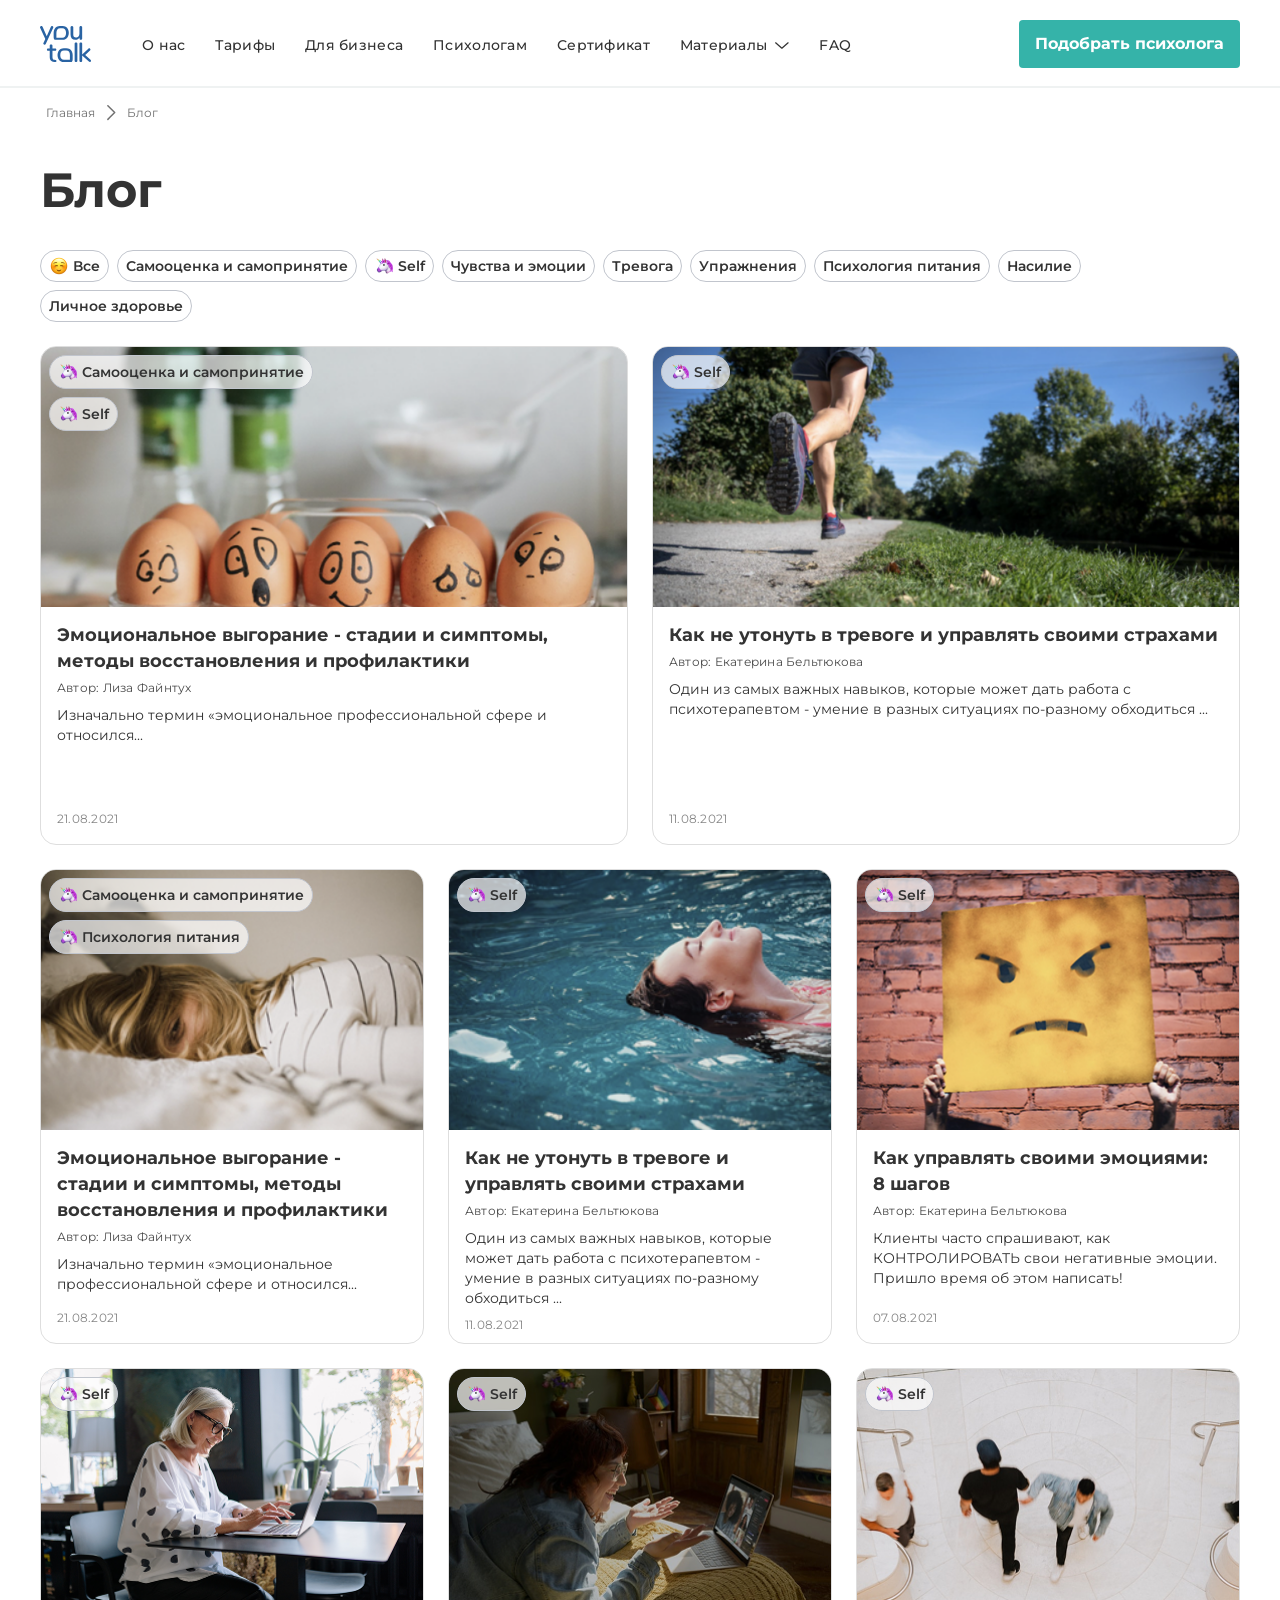
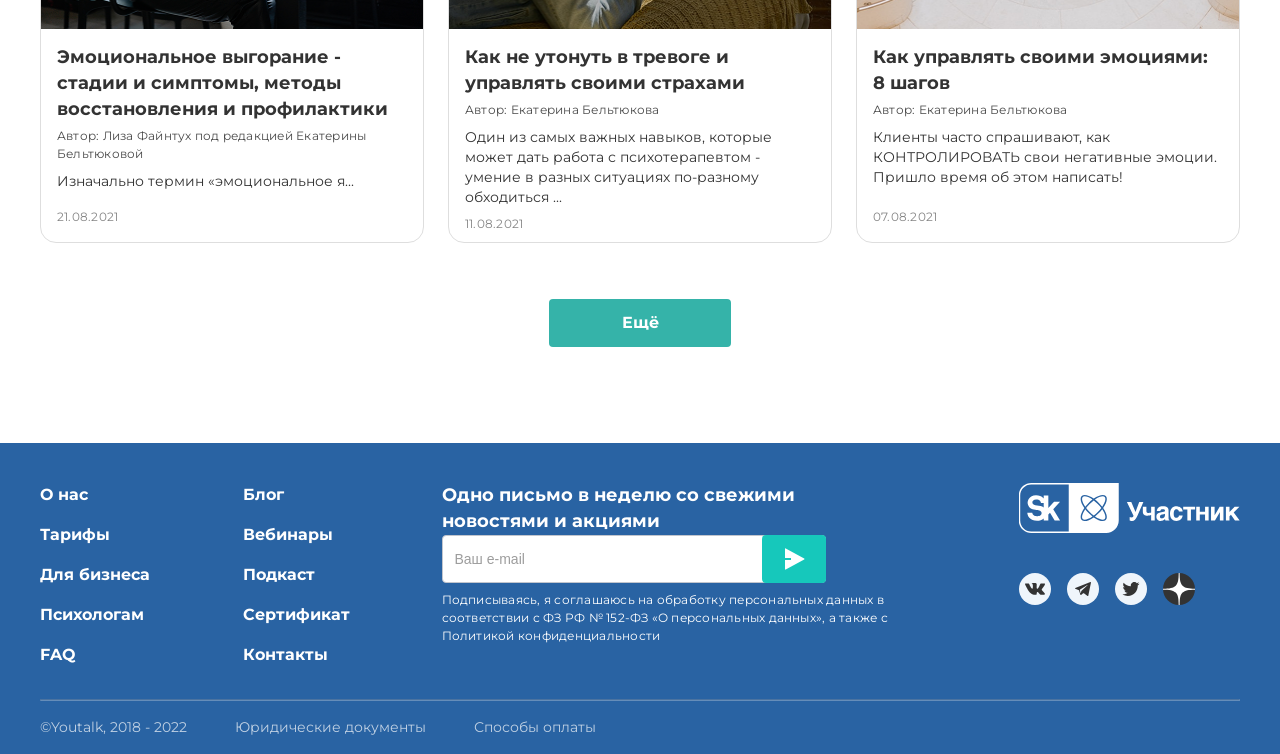
<file: index.html>
<!DOCTYPE html>
<html lang="en">

<head>
    <meta charset="UTF-8">
    <meta content="width=device-width, initial-scale=1, shrink-to-fit=no" name="viewport">
    <meta content="#000000" name="theme-color">
    <title>Статьи по психологии и психотерапии - читать психологические статьи и публикации.</title>
    <link rel="icon" href="https://youtalk.ru/favicon-32x32.png?v=0e996bcaaea76d15b8c853ca0e115fd6" type="image/png">
    <!-- Favicon address: https://youtalk.ru/favicon-32x32.png?v=0e996bcaaea76d15b8c853ca0e115fd6 -->
     <link rel="stylesheet" href="styles.css">
     <link rel="preconnect" href="https://fonts.googleapis.com">
    <link rel="preconnect" href="https://fonts.gstatic.com" crossorigin>

    <link href="https://fonts.googleapis.com/css2?family=Montserrat:wght@400;500;600;700&family=Open+Sans:wght@400;600;700&display=swap" rel="stylesheet">
</head>

<body style="overflow: unset;">
    <header class="header">
        <div class="header__container container">
            <nav class="header__menu menu">
                <a href="#" class="header__logo">
                    <img src="images/logo.svg" alt="YouTalk" height="36" width="51">
                </a>

                <button class="header__burger" aria-label="Open menu">
                    <img src="images/burger.svg" alt="">
                </button>

                <!-- TODO: fix BEM class naming! -->
                <ul class="header__menu-list">
                    <li class="header__menu-item">
                        <a href="#" class="header__menu-link">О нас</a>
                    </li>
                    <li class="header__menu-item">
                        <a href="#" class="header__menu-link">Тарифы</a>
                    </li>
                    <li class="header__menu-item">
                        <a href="#" class="header__menu-link">Для бизнеса</a>
                    </li>
                    <li class="header__menu-item">
                        <a href="#" class="header__menu-link">Психологам</a>
                    </li>
                    <li class="header__menu-item">
                        <a href="#" class="header__menu-link">Сертификат</a>
                    </li>
                    <li class="header__menu-item">
                        <a href="#" class="header__menu-link">
                            Материалы
                            <span class="header__menu-icon">
                                <img src="images/arrow.svg" width="14" height="14" alt="">
                                <!-- mb replace with CSS: 
                                 .header__menu-item--has-dropdown .header__menu-link::after {
                                    content: "";
                                    width: 14px;
                                    height: 14px;
                                    background: url("images/arrow.svg") no-repeat center;
                                } -->
                            </span>
                        </a>
                    </li>
                    <li class="header__menu-item">
                        <a href="#" class="header__menu-link">FAQ</a>
                    </li>
                </ul>
                <a href="#" class="header__menu-btn btn">Подобрать психолога</a>
            </nav>
        </div>
    </header>

    <nav class="breadcrumb" aria-label="breadcrumb">
        <div class="breadcrumb__container container">
            <ol class="breadcrumb__list">
                <li class="breadcrumb__item">
                    <a href="/" class="breadcrumb__link">Главная</a>
                </li>
                <li class="breadcrumb__item breadcrumb__item--current">
                    <span class="breadcrumb__text" aria-current="page">Блог</span>
                </li>
            </ol>
        </div>
    </nav>

    <section class="materials">
        <div class="materials__container container">

            <h1 class="materials__title">Блог</h1>

            <form class="materials__filters">
                <ul class="materials__tag-list">

                    <li class="materials__tag-item">
                        <label class="materials__tag">
                            <input class="materials__checkbox" type="checkbox" name="tag-all" value="all">
                            <span class="materials__label">
                                <img src="images/smiling face.svg" class="materials__icon" alt="">
                                Все
                            </span>
                        </label>
                        
                    </li>

                    <li class="materials__tag-item">
                        <label class="materials__tag">
                            <input class="materials__checkbox" type="checkbox" name="tag-self-esteem"
                                value="self-esteem">
                            <span class="materials__label">Самооценка и самопринятие</span>
                        </label>
                    </li>

                    <li class="materials__tag-item">
                        <label class="materials__tag">
                            <input class="materials__checkbox" type="checkbox" name="tag-self" value="self">
                            <span class="materials__label">
                                <img src="images/unicorn.svg" class="materials__icon" alt="">
                                Self
                            </span>
                        </label>
                    </li>

                    <li class="materials__tag-item">
                        <label class="materials__tag">
                            <input class="materials__checkbox" type="checkbox" name="tag-emotions" value="emotions">
                            <span class="materials__label">Чувства и эмоции</span>
                        </label>
                    </li>

                    <li class="materials__tag-item">
                        <label class="materials__tag">
                            <input class="materials__checkbox" type="checkbox" name="tag-anxiety" value="anxiety">
                            <span class="materials__label">Тревога</span>
                        </label>
                    </li>

                    <li class="materials__tag-item">
                        <label class="materials__tag">
                            <input class="materials__checkbox" type="checkbox" name="tag-exercises" value="exercises">
                            <span class="materials__label">Упражнения</span>
                        </label>
                    </li>

                    <li class="materials__tag-item">
                        <label class="materials__tag">
                            <input class="materials__checkbox" type="checkbox" name="tag-nutrition" value="nutrition">
                            <span class="materials__label">Психология питания</span>
                        </label>
                    </li>

                    <li class="materials__tag-item">
                        <label class="materials__tag">
                            <input class="materials__checkbox" type="checkbox" name="tag-violence" value="violence">
                            <span class="materials__label">Насилие</span>
                        </label>
                    </li>

                    <li class="materials__tag-item">
                        <label class="materials__tag">
                            <input class="materials__checkbox" type="checkbox" name="tag-health" value="health">
                            <span class="materials__label">Личное здоровье</span>
                        </label>
                    </li>

                </ul>
            </form>

            <div class="materials__article-cards">

                <a href="#" class="materials__article-card">

                    <ul class="materials__article-card-tag-list">
                        <li class="materials__article-card-tag-item">
                            <span class="materials__article-card-tag">
                                <img src="images/unicorn.svg" class="materials__article-card-tag-icon" alt="">
                                Самооценка и самопринятие
                            </span>
                        </li>
                        <li class="materials__article-card-tag-item">
                            <span class="materials__article-card-tag">
                                <img src="images/unicorn.svg" class="materials__article-card-tag-icon" alt="">
                                Self
                            </span>
                        </li>
                    </ul>

                    <div class="materials__article-card-image">
                        <img src="images/eggs.png">
                    </div>


                    <div class="materials__article-card-content">
                        <h4 class="materials__article-card-title">Эмоциональное выгорание - стадии и симптомы, методы
                            восстановления и профилактики</h4>
                        <p data-attr="author" class="materials__article-card-author">Автор: Лиза Файнтух</p>
                        <p class="materials__article-card-text">Изначально термин «эмоциональное профессиональной сфере
                            и
                            относился...</p>
                        <p class="materials__article-card-date">21.08.2021</p>
                    </div>
                </a>

                <a href="#" class="materials__article-card">

                    <ul class="materials__article-card-tag-list">
                        <li class="materials__article-card-tag-item">
                            <span class="materials__article-card-tag">
                                <img src="images/unicorn.svg" class="materials__article-card-tag-icon" alt="">
                                Self
                            </span>
                        </li>
                    </ul>

                    <div class="materials__article-card-image">
                        <img src="images/runner.png">
                    </div>


                    <div class="materials__article-card-content">
                        <h4 class="materials__article-card-title">Как не утонуть в тревоге и управлять своими страхами</h4>
                        <p data-attr="author" class="materials__article-card-author">Автор: Екатерина Бельтюкова</p>
                        <p class="materials__article-card-text">Один из самых важных навыков, которые может дать работа
                            с
                            психотерапевтом - умение в разных ситуациях по-разному обходиться ...</p>
                        <p class="materials__article-card-date">11.08.2021</p>
                    </div>
                </a>

                <a href="#" class="materials__article-card">

                    <ul class="materials__article-card-tag-list">
                        <li class="materials__article-card-tag-item">
                            <span class="materials__article-card-tag">
                                <img src="images/unicorn.svg" class="materials__article-card-tag-icon" alt="">
                                Самооценка и самопринятие
                            </span>
                        </li>
                        <li class="materials__article-card-tag-item">
                            <span class="materials__article-card-tag">
                                <img src="images/unicorn.svg" class="materials__article-card-tag-icon" alt="">
                                Психология питания
                            </span>
                        </li>
                    </ul>

                    <div class="materials__article-card-image">
                        <img src="images/sleeping.png">
                    </div>


                    <div class="materials__article-card-content">
                        <h4 class="materials__article-card-title">Эмоциональное выгорание - стадии и симптомы, методы
                            восстановления и профилактики</h4>
                        <p data-attr="author" class="materials__article-card-author">Автор: Лиза Файнтух</p>
                        <p class="materials__article-card-text">Изначально термин «эмоциональное профессиональной сфере
                            и
                            относился...</p>
                        <p class="materials__article-card-date">21.08.2021</p>
                    </div>
                </a>

                <a href="#" class="materials__article-card">

                    <ul class="materials__article-card-tag-list">
                        <li class="materials__article-card-tag-item">
                            <span class="materials__article-card-tag">
                                <img src="images/unicorn.svg" class="materials__article-card-tag-icon" alt="">
                                Self
                            </span>
                        </li>
                    </ul>

                    <div class="materials__article-card-image">
                        <img src="images/swimmer.png">
                    </div>


                    <div class="materials__article-card-content">
                        <h4 class="materials__article-card-title">Как не утонуть в тревоге и управлять своими страхами
                        </h4>
                        <p data-attr="author" class="materials__article-card-author">Автор: Екатерина Бельтюкова</p>
                        <p class="materials__article-card-text">Один из самых важных навыков, которые может дать работа
                            с
                            психотерапевтом - умение в разных ситуациях по-разному обходиться ...</p>
                        <p class="materials__article-card-date">11.08.2021</p>
                    </div>
                </a>

                <a href="#" class="materials__article-card">

                    <ul class="materials__article-card-tag-list">
                        <li class="materials__article-card-tag-item">
                            <span class="materials__article-card-tag">
                                <img src="images/unicorn.svg" class="materials__article-card-tag-icon" alt="">
                                Self
                            </span>
                        </li>
                    </ul>

                    <div class="materials__article-card-image">
                        <img src="images/angry.png">
                    </div>


                    <div class="materials__article-card-content">
                        <h4 class="materials__article-card-title">Как управлять своими эмоциями: 8 шагов</h4>
                        <p data-attr="author" class="materials__article-card-author">Автор: Екатерина Бельтюкова</p>
                        <p class="materials__article-card-text">Клиенты часто спрашивают, как КОНТРОЛИРОВАТЬ свои
                            негативные
                            эмоции. Пришло время об этом написать!</p>
                        <p class="materials__article-card-date">07.08.2021</p>
                    </div>
                </a>

                <a href="#" class="materials__article-card">

                    <ul class="materials__article-card-tag-list">
                        <li class="materials__article-card-tag-item">
                            <span class="materials__article-card-tag">
                                <img src="images/unicorn.svg" class="materials__article-card-tag-icon" alt="">
                                Self
                            </span>
                        </li>
                    </ul>

                    <div class="materials__article-card-image">
                        <img src="images/grandma.png">
                    </div>


                    <div class="materials__article-card-content">
                        <h4 class="materials__article-card-title">Эмоциональное выгорание - стадии и симптомы, методы
                            восстановления и профилактики</h4>
                        <p data-attr="author" class="materials__article-card-author">Автор: Лиза Файнтух под редакцией
                            Екатерины
                            Бельтюковой</p>
                        <p class="materials__article-card-text">Изначально термин «эмоциональное я...</p>
                        <p class="materials__article-card-date">21.08.2021</p>
                    </div>
                </a>

                <a href="#" class="materials__article-card">

                    <ul class="materials__article-card-tag-list">
                        <li class="materials__article-card-tag-item">
                            <span class="materials__article-card-tag">
                                <img src="images/unicorn.svg" class="materials__article-card-tag-icon" alt="">
                                Self
                            </span>
                        </li>
                    </ul>

                    <div class="materials__article-card-image">
                        <img src="images/laughing.png">
                    </div>


                    <div class="materials__article-card-content">
                        <h4 class="materials__article-card-title">Как не утонуть в тревоге и управлять своими страхами
                        </h4>
                        <p data-attr="author" class="materials__article-card-author">Автор: Екатерина Бельтюкова</p>
                        <p class="materials__article-card-text">Один из самых важных навыков, которые может дать работа
                            с
                            психотерапевтом - умение в разных ситуациях по-разному обходиться ...</p>
                        <p class="materials__article-card-date">11.08.2021</p>
                    </div>
                </a>

                <a href="#" class="materials__article-card">

                    <ul class="materials__article-card-tag-list">
                        <li class="materials__article-card-tag-item">
                            <span class="materials__article-card-tag">
                                <img src="images/unicorn.svg" class="materials__article-card-tag-icon" alt="">
                                Self
                            </span>
                        </li>
                    </ul>

                    <div class="materials__article-card-image">
                        <img src="images/men.png">
                    </div>


                    <div class="materials__article-card-content">
                        <h4 class="materials__article-card-title">Как управлять своими эмоциями: 8 шагов</h4>
                        <p data-attr="author" class="materials__article-card-author">Автор: Екатерина Бельтюкова</p>
                        <p class="materials__article-card-text">Клиенты часто спрашивают, как КОНТРОЛИРОВАТЬ свои
                            негативные
                            эмоции. Пришло время об этом написать!</p>
                        <p class="materials__article-card-date">07.08.2021</p>
                    </div>
                </a>

            </div>

            <div class="materials__actions">
                <button class="materials__load-more">Ещё</button>
            </div>

        </div>
    </section>

    <footer class="footer">
        <div class="footer__container container">
            <div class="footer__grid">
                <div class="footer__nav-links-flex">
                    <div class="footer__nav-col">
                        <!-- TODO: ul? -->
                        <a href="#" class="footer__nav-link">О нас</a>
                        <a href="#" class="footer__nav-link">Тарифы</a>
                        <a href="#" class="footer__nav-link">Для бизнеса</a>
                        <a href="#" class="footer__nav-link">Психологам</a>
                        <a href="#" class="footer__nav-link">FAQ</a>
                    </div>
                    <div class="footer__nav-col">
                        <!-- TODO: ul? -->
                        <a href="#" class="footer__nav-link">Блог</a>
                        <a href="#" class="footer__nav-link">Вебинары</a>
                        <a href="#" class="footer__nav-link">Подкаст</a>
                        <a href="#" class="footer__nav-link">Сертификат</a>
                        <a href="#" class="footer__nav-link">Контакты</a>
                    </div>
                </div>
                <div class="footer__subscribe-form">
                    <h4 class="footer__subscribe-description">Одно письмо в неделю со свежими новостями и акциями</h4>
                    <form action="#" class="footer__subscribe-field">
                        <input type="email" name="email" class="footer__subscribe-input" placeholder="Ваш e-mail">
                        <button class="footer__subscribe-btn">
                            <img src="images/envelope.svg" alt="" class="footer__subscribe-btn-logo">
                        </button>
                    </form>
                    <p class="footer__subscribe-disclaimer">
                        Подписываясь, я соглашаюсь на обработку персональных данных в соответствии с ФЗ РФ № 152-ФЗ «О
                        персональных данных», а также с Политикой конфиденциальности
                    </p>
                </div>
                <div class="footer__socials">
                    <a href="https://sk.ru" class="footer__socials-sk-link">
                        <div class="footer__socials-sk-img">
                            <!-- SK svg to the background via CSS -->
                        </div>
                    </a>
                    <ul class="footer__socials-list">
                        <li class="footer__socials-item">
                            <a href="#" class="footer__socials-link">
                                <img src="images/vk.svg" alt="VK">
                            </a>
                        </li>
                        <li class="footer__socials-item">
                            <a href="#" class="footer__socials-link">
                                <img src="images/tg.svg" alt="Telegram">
                            </a>
                        </li>
                        <li class="footer__socials-item">
                            <a href="#" class="footer__socials-link">
                                <img src="images/twitter.svg" alt="Twitter">
                            </a>
                        </li>
                        <li class="footer__socials-item">
                            <a href="#" class="footer__socials-link">
                                <img src="images/dzen.svg" alt="Dzen">
                            </a>
                        </li>
                    </ul>

                </div>
            </div>
            <hr class="footer__line">
            <div class="footer__underline">
                <div class="footer__underline-copyright">
                    <span>©Youtalk, 2018 - 2022</span>
                </div>
                <div class="footer__underline-juristic-documents">
                    <span>Юридические документы</span>
                </div>
                <div class="footer__underline-payment-methods">
                    <span>Способы оплаты</span>
                </div>
            </div>
        </div>
    </footer>

</body>

</html>
</file>
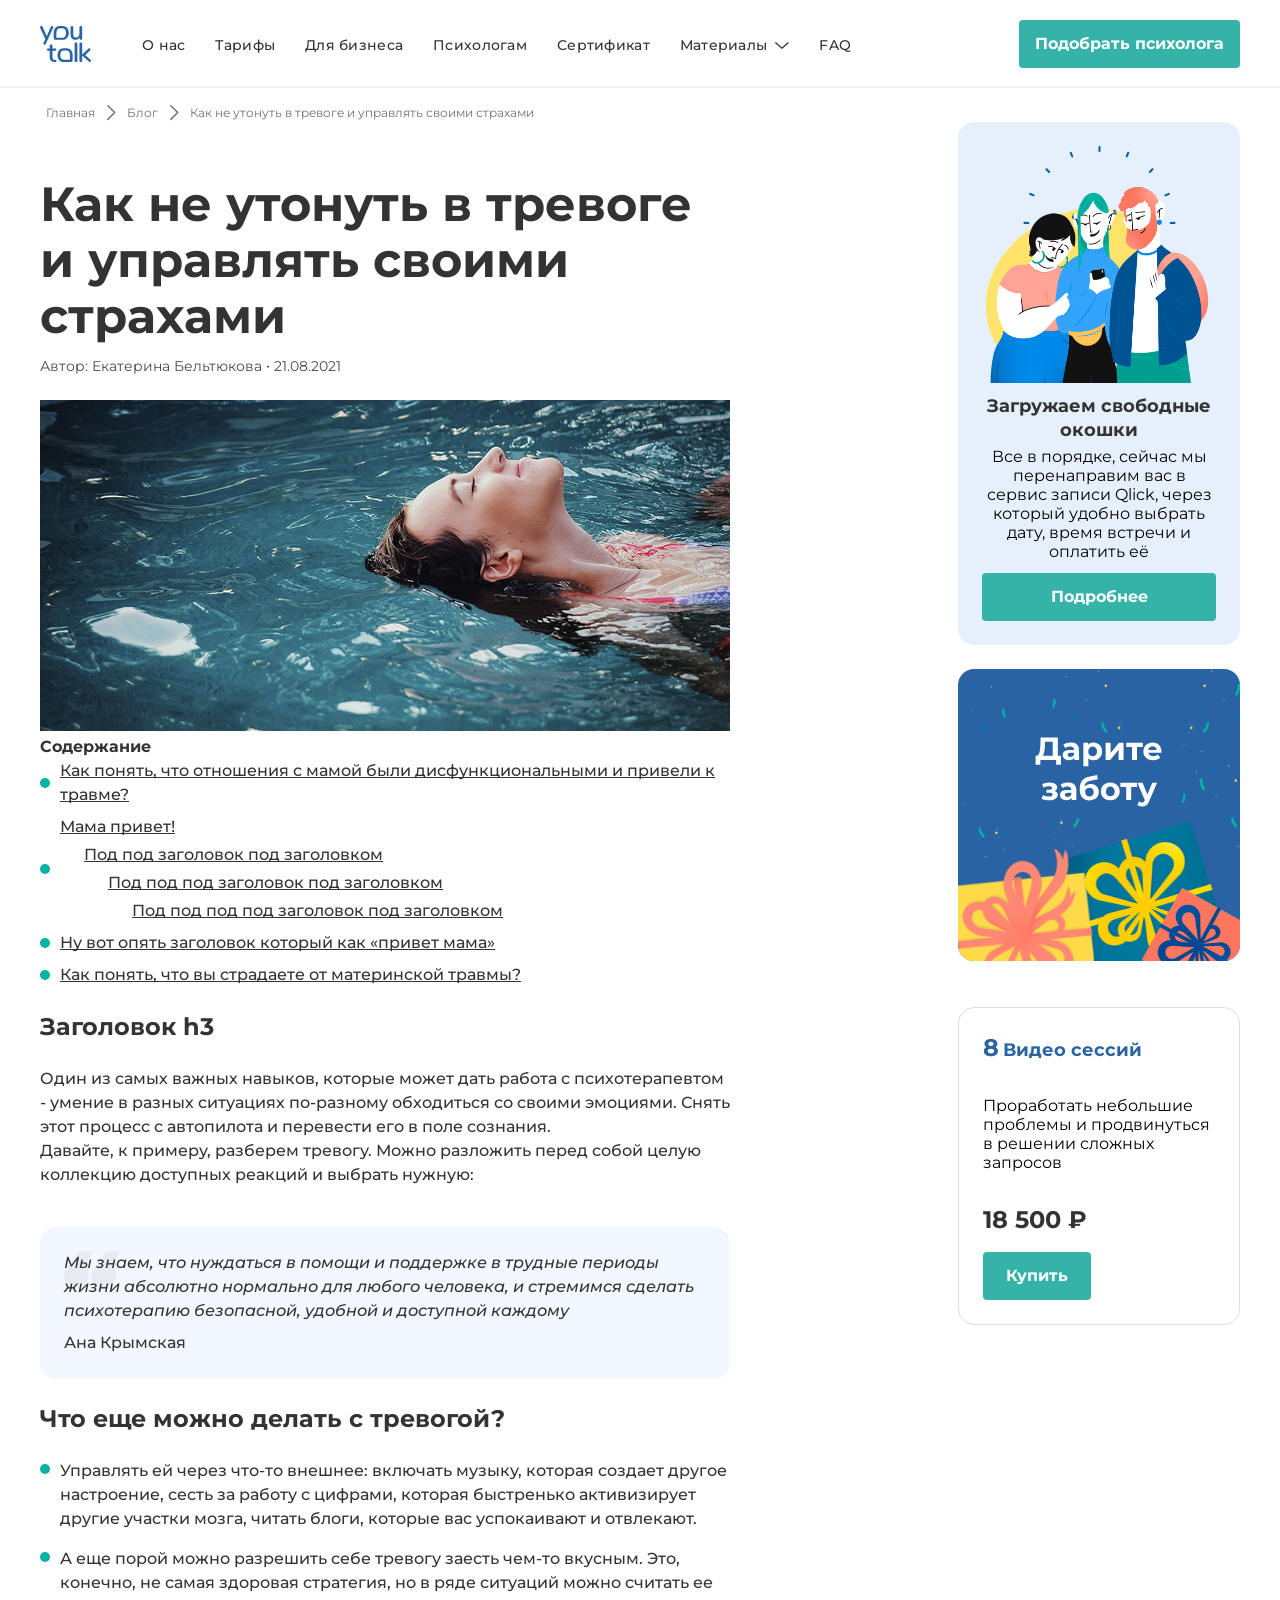
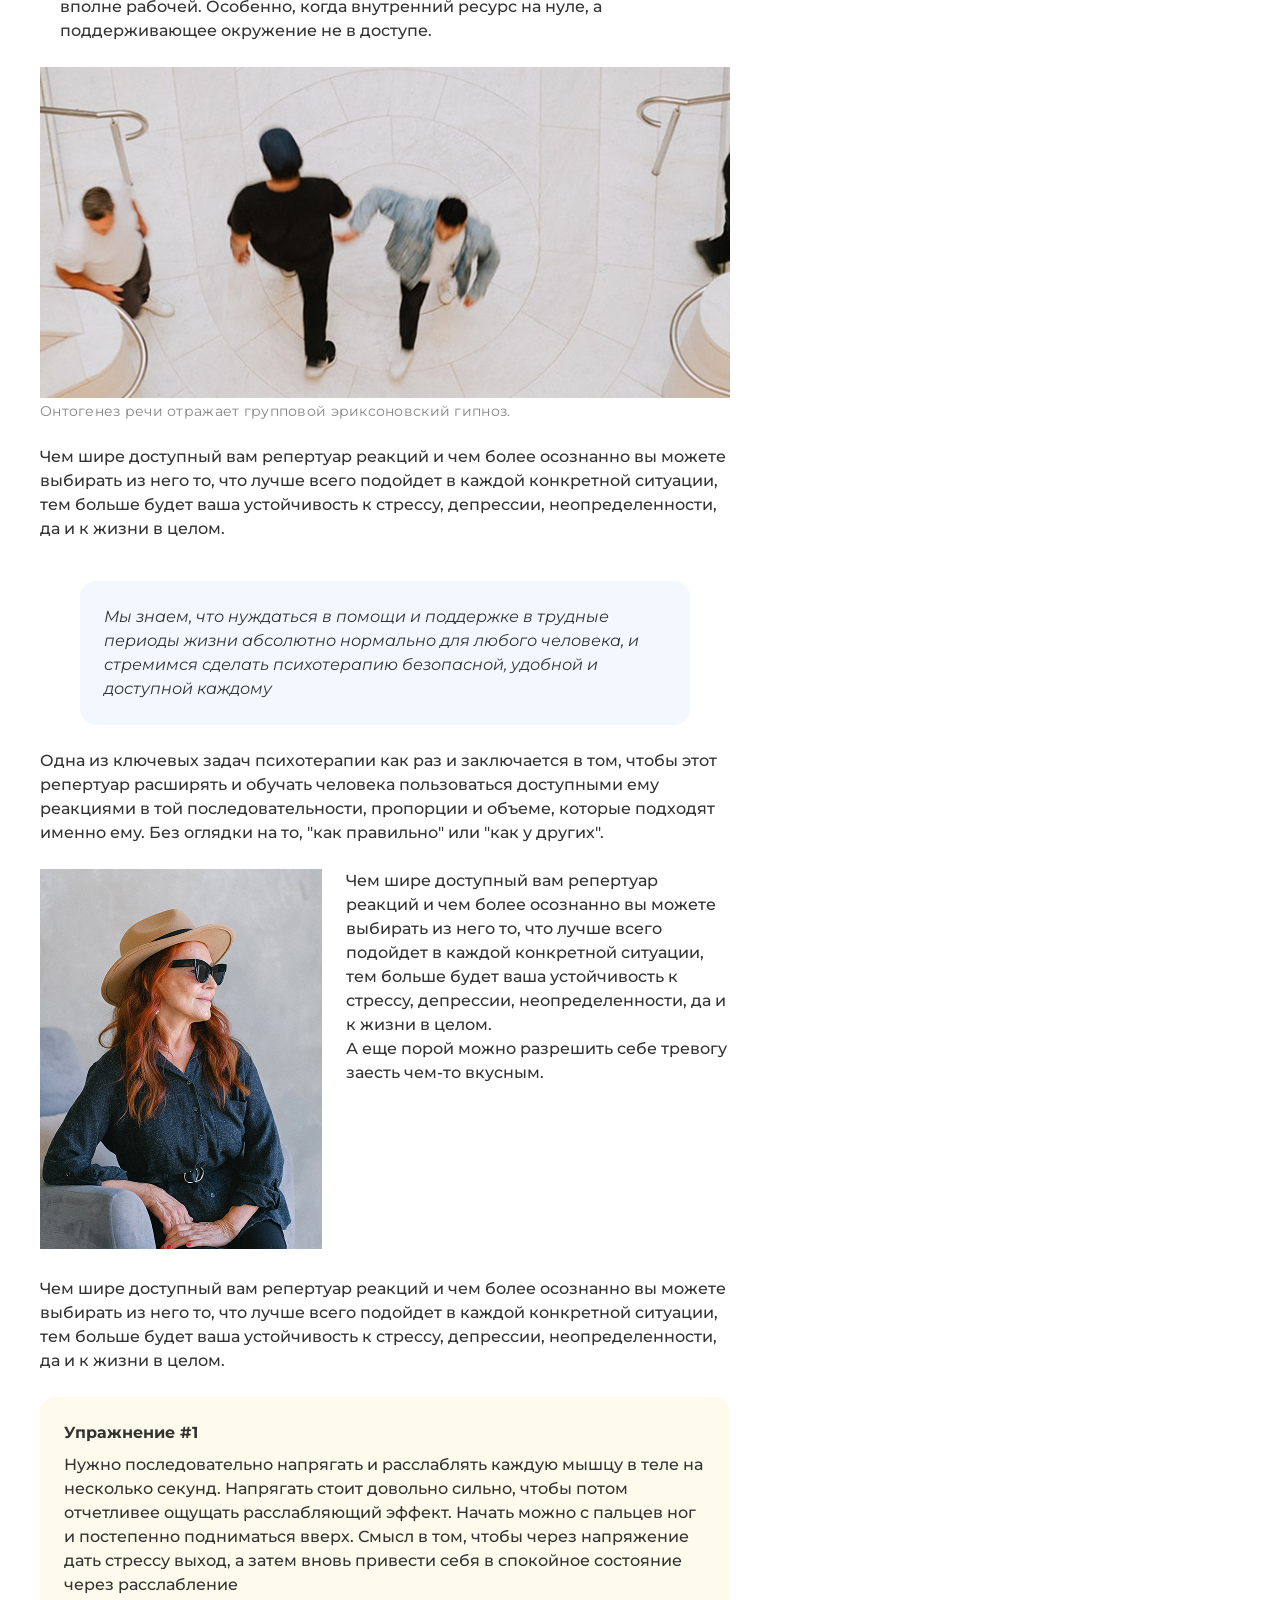
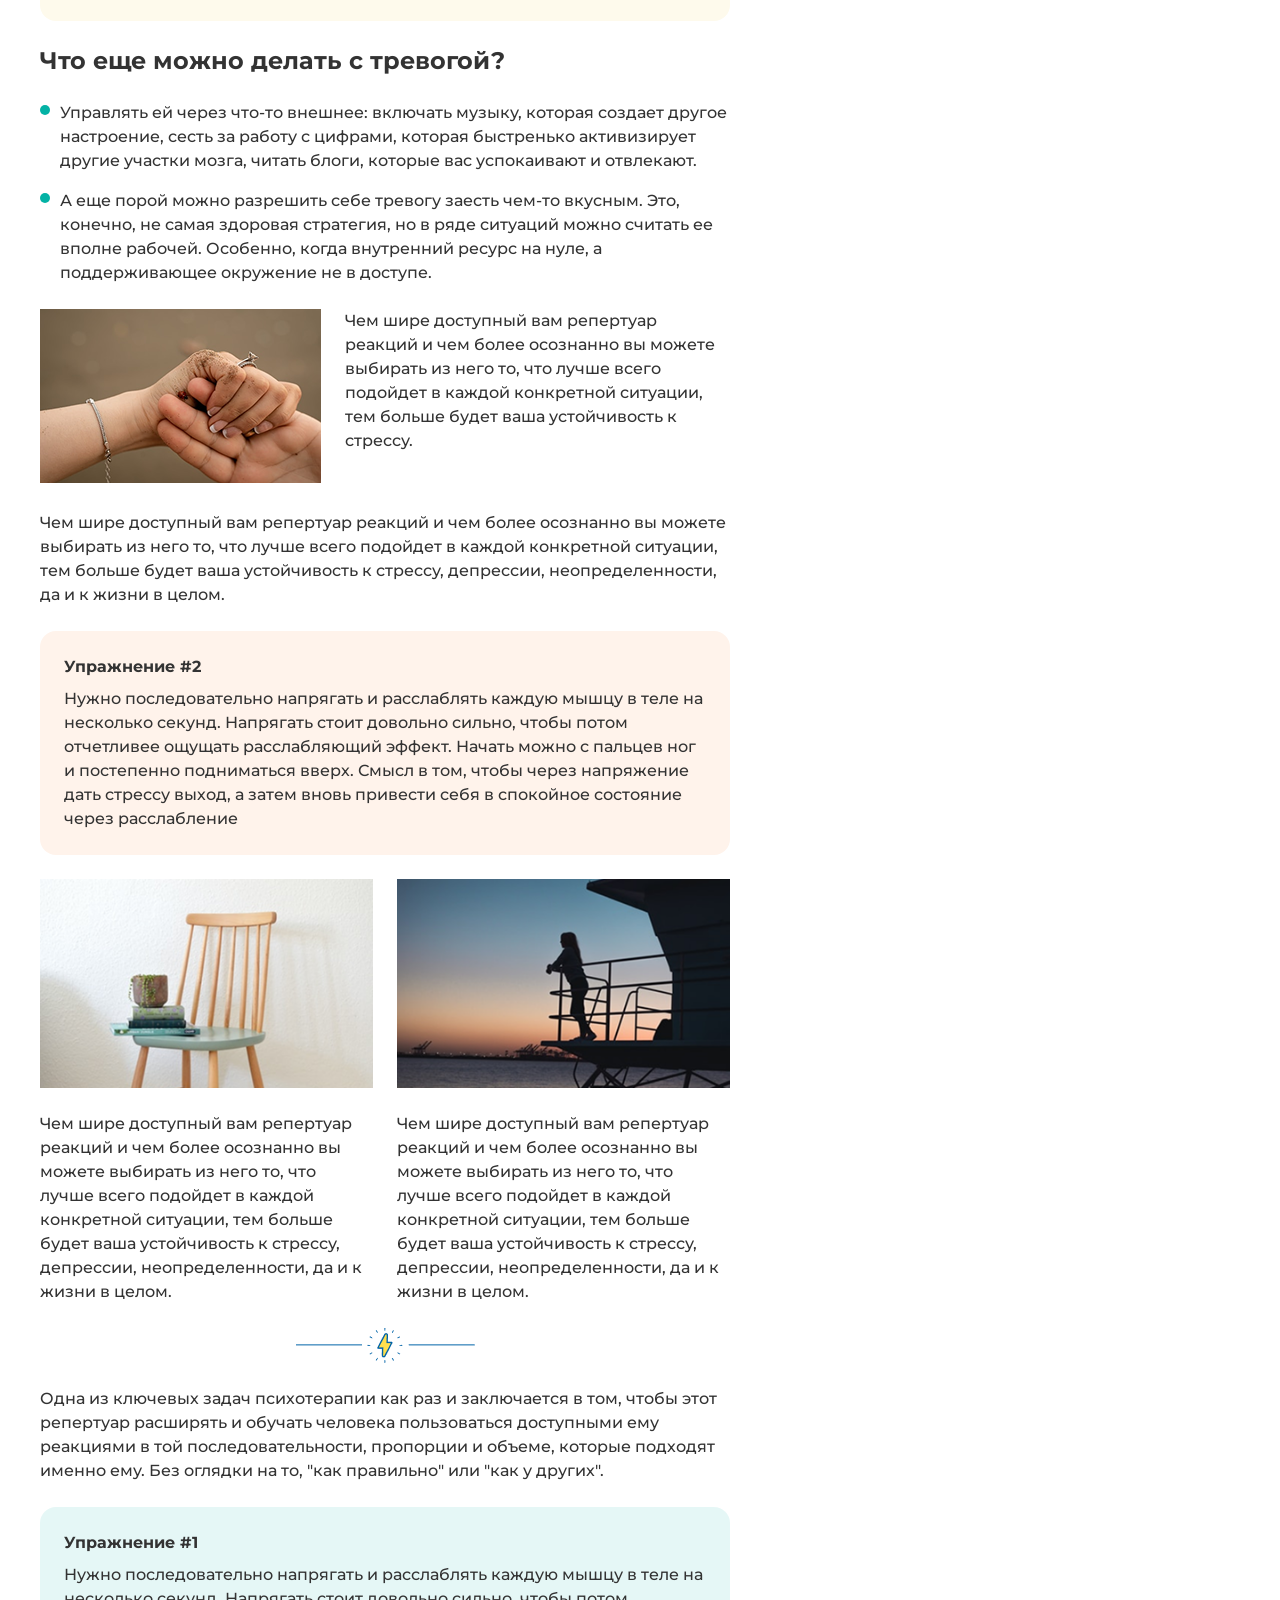
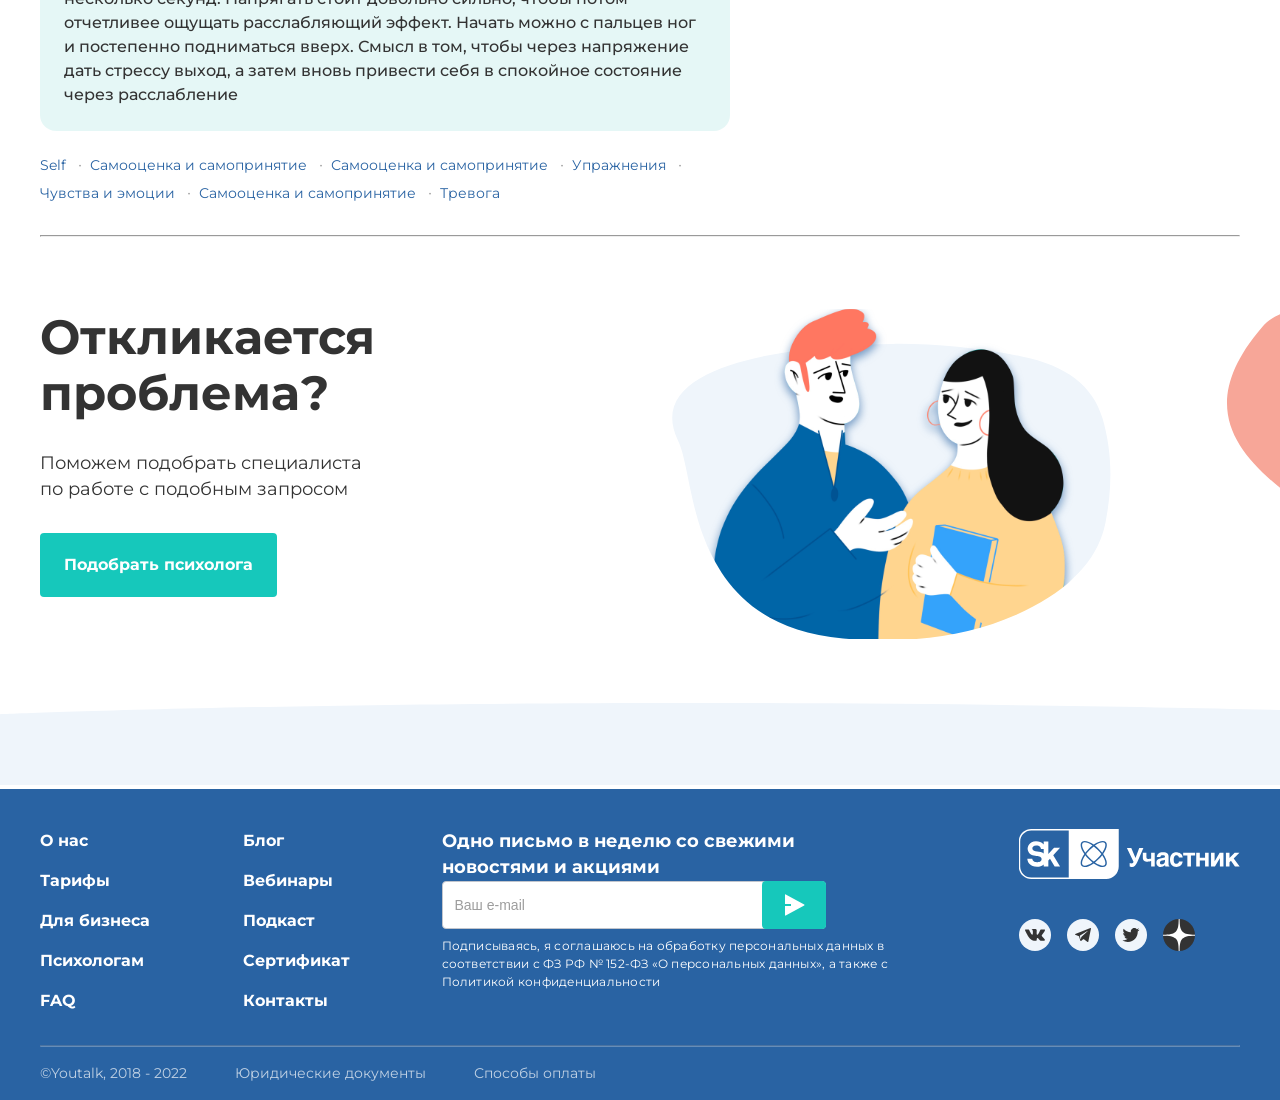
<file: article.html>
<!DOCTYPE html>
<html lang="en">

<head>
    <meta charset="UTF-8">
    <meta content="width=device-width, initial-scale=1, shrink-to-fit=no" name="viewport">
    <meta content="#000000" name="theme-color">
    <title>Статья - YouTalk</title>
    <link rel="icon" href="https://youtalk.ru/favicon-32x32.png?v=0e996bcaaea76d15b8c853ca0e115fd6" type="image/png">
    <link rel="stylesheet" href="styles.css">
    <link rel="preconnect" href="https://fonts.googleapis.com">
    <link rel="preconnect" href="https://fonts.gstatic.com" crossorigin>
    <link href="https://fonts.googleapis.com/css2?family=Montserrat:wght@400;500;600;700&family=Open+Sans:wght@400;600;700&display=swap" rel="stylesheet">
</head>

<body style="overflow: unset;">
    <header class="header">
        <div class="header__container container">
            <nav class="header__menu menu">
                <a href="#" class="header__logo">
                    <img src="images/logo.svg" alt="YouTalk" height="36" width="51">
                </a>

                <button class="header__burger" aria-label="Open menu">
                    <img src="images/burger.svg" alt="">
                </button>

                <ul class="header__menu-list">
                    <li class="header__menu-item">
                        <a href="#" class="header__menu-link">О нас</a>
                    </li>
                    <li class="header__menu-item">
                        <a href="#" class="header__menu-link">Тарифы</a>
                    </li>
                    <li class="header__menu-item">
                        <a href="#" class="header__menu-link">Для бизнеса</a>
                    </li>
                    <li class="header__menu-item">
                        <a href="#" class="header__menu-link">Психологам</a>
                    </li>
                    <li class="header__menu-item">
                        <a href="#" class="header__menu-link">Сертификат</a>
                    </li>
                    <li class="header__menu-item">
                        <a href="#" class="header__menu-link">
                            Материалы
                            <span class="header__menu-icon">
                                <img src="images/arrow.svg" width="14" height="14" alt="">
                            </span>
                        </a>
                    </li>
                    <li class="header__menu-item">
                        <a href="#" class="header__menu-link">FAQ</a>
                    </li>
                </ul>
                <a href="#" class="header__menu-btn btn">Подобрать психолога</a>
            </nav>
        </div>
    </header>

    <nav class="breadcrumb" aria-label="breadcrumb">
        <div class="breadcrumb__container container">
            <ol class="breadcrumb__list">
                <li class="breadcrumb__item">
                    <a href="/" class="breadcrumb__link">Главная</a>
                </li>
                <li class="breadcrumb__item">
                    <a href="/" class="breadcrumb__link">Блог</a>
                </li>
                <li class="breadcrumb__item breadcrumb__item--current">
                    <span class="breadcrumb__text" aria-current="page">Как не утонуть в тревоге и управлять своими страхами</span>
                </li>
            </ol>
        </div>
    </nav>

    <main class="page">
        <div class="container page__layout">
            <article class="article">
                <div class="article__container">
                    <h1 class="article__title">Как не утонуть в тревоге и управлять своими страхами</h1>

                    <div class="article__meta">
                        <span class="article__author">Автор: Екатерина Бельтюкова</span>
                        <span class="article__meta-divider">·</span>
                        <time class="article__date" datetime="2021-08-21">21.08.2021</time>
                    </div>

                    <div class="article__image">
                        <img src="images/swimmer_article.png" alt="Как не утонуть в тревоге и управлять своими страхами">
                    </div>

                    <nav class="article__contents">
                        <h5 class="article__contents-heading">Содержание</h5>

                        <ul class="article__contents-list">
                            <li class="article__contents-item">
                                <a href="#" class="article__contents-link">
                                    Как понять, что отношения с мамой были дисфункциональными и привели к травме?
                                </a>
                            </li>

                            <li class="article__contents-item">
                                <a href="#" class="article__contents-link">Мама привет!</a>

                                <ul class="article__contents-list article__contents-list--nested">
                                    <li class="article__contents-item-nested">
                                        <a href="#" class="article__contents-link">Под под заголовок под заголовком</a>

                                        <ul class="article__contents-list article__contents-list--nested">
                                            <li class="article__contents-item-nested">
                                                <a href="#" class="article__contents-link">Под под под заголовок под заголовком</a>

                                                <ul class="article__contents-list article__contents-list--nested">
                                                    <li class="article__contents-item-nested">
                                                        <a href="#" class="article__contents-link">Под под под под заголовок под заголовком</a>
                                                    </li>
                                                </ul>
                                            </li>
                                        </ul>
                                    </li>
                                </ul>
                            </li>

                            <li class="article__contents-item">
                                <a href="#" class="article__contents-link">Ну вот опять заголовок который как «привет мама»</a>
                            </li>

                            <li class="article__contents-item">
                                <a href="#" class="article__contents-link">Как понять, что вы страдаете от материнской травмы?</a>
                            </li>
                        </ul>
                    </nav>

                    <h3 class="article__heading article__heading--level-3">Заголовок h3</h3>

                    <p>Один из самых важных навыков, которые может дать работа с психотерапевтом - умение в разных ситуациях по-разному обходиться со своими эмоциями.  Снять этот процесс с автопилота и перевести его в поле сознания.</p>
                    <p>Давайте, к примеру, разберем тревогу. Можно разложить перед собой целую коллекцию доступных реакций и выбрать нужную:</p>

                    <div class="article__callout">
                        <img src="images/quotes.svg" alt="quotes" class="article__callout-icon">
                        <p class="article__callout-quote">Мы знаем, что нуждаться в помощи и поддержке в трудные периоды жизни абсолютно нормально для любого человека, и стремимся сделать психотерапию безопасной, удобной и доступной каждому</p>
                        <p class="article__callout-author">Ана Крымская</p>
                    </div>

                    <h3 class="article__heading article__heading--level-3">Что еще можно делать с тревогой?</h3>

                    <ul class="article__list">
                        <li class="article__item">
                            Управлять ей через что-то внешнее: включать музыку, которая создает другое настроение, сесть за работу с цифрами, которая быстренько активизирует другие участки мозга, читать блоги, которые вас успокаивают и отвлекают.
                        </li>
                        <li class="article__item">
                            А еще порой можно разрешить себе тревогу заесть чем-то вкусным. Это, конечно, не самая здоровая стратегия, но в ряде ситуаций можно считать ее вполне рабочей. Особенно, когда внутренний ресурс на нуле, а поддерживающее окружение не в доступе.
                        </li>
                    </ul>

                    <figure class="article__section-image">
                        <img src="images/men_article.png" alt="Практические техники">
                        <figcaption>Онтогенез речи отражает групповой эриксоновский гипноз.</figcaption>
                    </figure>

                    <p>Чем шире доступный вам репертуар реакций и чем более осознанно вы можете выбирать из него то, что лучше всего подойдет в каждой конкретной ситуации, тем больше будет ваша устойчивость к стрессу, депрессии, неопределенности, да и к жизни в целом.</p>

                    <figure class="article__callout article__callout--centered">
                        <blockquote class="article__callout-quote">Мы знаем, что нуждаться в помощи и поддержке в трудные периоды жизни абсолютно нормально для любого человека, и стремимся сделать психотерапию безопасной, удобной и доступной каждому</blockquote>
                    </figure>

                    <p>Одна из ключевых задач психотерапии как раз и заключается в том, чтобы этот репертуар расширять и обучать человека пользоваться доступными ему реакциями в той последовательности, пропорции и объеме, которые подходят именно ему. Без оглядки на то, "как правильно" или "как у других".</p>

                    <section class="article__media-layout">
                        <div class="article__media-layout-image">
                            <img src="images/woman-in-hat.png" alt="Что еще можно делать с тревогой?">
                        </div>

                        <div class="article__media-layout-content">
                            <p>Чем шире доступный вам репертуар реакций и чем более осознанно вы можете выбирать из него то, что лучше всего подойдет в каждой конкретной ситуации, тем больше будет ваша устойчивость к стрессу, депрессии, неопределенности, да и к жизни в целом.</p> 
                            <p>А еще порой можно разрешить себе тревогу заесть чем-то вкусным. </p>
                        </div>
                    </section>

                    <p>Чем шире доступный вам репертуар реакций и чем более осознанно вы можете выбирать из него то, что лучше всего подойдет в каждой конкретной ситуации, тем больше будет ваша устойчивость к стрессу, депрессии, неопределенности, да и к жизни в целом.</p>

                    <div class="article__exercise">
                        <h5 class="article__exercise-title">Упражнение #1</h5>
                        <p class="article__exercise-description">Нужно последовательно напрягать и расслаблять каждую мышцу в теле на несколько секунд. Напрягать стоит довольно сильно, чтобы потом отчетливее ощущать расслабляющий эффект. Начать можно с пальцев ног и постепенно подниматься вверх. Смысл в том, чтобы через напряжение дать стрессу выход, а затем вновь привести себя в спокойное состояние через расслабление</p>
                    </div>

                    <h3 class="article__heading article__heading--level-3">Что еще можно делать с тревогой?</h3>

                    <ul class="article__list">
                        <li class="article__item">
                            Управлять ей через что-то внешнее: включать музыку, которая создает другое настроение, сесть за работу с цифрами, которая быстренько активизирует другие участки мозга, читать блоги, которые вас успокаивают и отвлекают.
                        </li>
                        <li class="article__item">
                            А еще порой можно разрешить себе тревогу заесть чем-то вкусным. Это, конечно, не самая здоровая стратегия, но в ряде ситуаций можно считать ее вполне рабочей. Особенно, когда внутренний ресурс на нуле, а поддерживающее окружение не в доступе.
                        </li>
                    </ul>

                    <section class="article__media-layout">
                        <div class="article__media-layout-image">
                            <img src="images/hands.png" alt="Что еще можно делать с тревогой?">
                        </div>

                        <div class="article__media-layout-content">
                            <p>Чем шире доступный вам репертуар реакций и чем более осознанно вы можете выбирать из него то, что лучше всего подойдет в каждой конкретной ситуации, тем больше будет ваша устойчивость к стрессу.</p> 
                        </div>
                    </section>

                    <p>Чем шире доступный вам репертуар реакций и чем более осознанно вы можете выбирать из него то, что лучше всего подойдет в каждой конкретной ситуации, тем больше будет ваша устойчивость к стрессу, депрессии, неопределенности, да и к жизни в целом.</p>

                    <div class="article__exercise article__exercise--theme-peach">
                        <h5 class="article__exercise-title">Упражнение #2</h5>
                        <p class="article__exercise-description">Нужно последовательно напрягать и расслаблять каждую мышцу в теле на несколько секунд. Напрягать стоит довольно сильно, чтобы потом отчетливее ощущать расслабляющий эффект. Начать можно с пальцев ног и постепенно подниматься вверх. Смысл в том, чтобы через напряжение дать стрессу выход, а затем вновь привести себя в спокойное состояние через расслабление</p>
                    </div>

                    <section class="article__media-grid">
                        <figure class="article__media-item">
                            <img src="images/chair.png" alt="">
                        </figure>

                        <figure class="article__media-item">
                            <img src="images/sunset.png" alt="">
                        </figure>

                        <p class="article__media-item">
                            Чем шире доступный вам репертуар реакций и чем более осознанно вы можете выбирать из него то, что лучше всего подойдет в каждой конкретной ситуации, тем больше будет ваша устойчивость к стрессу, депрессии, неопределенности, да и к жизни в целом.
                        </p>

                        <p class="article__media-item">
                            Чем шире доступный вам репертуар реакций и чем более осознанно вы можете выбирать из него то, что лучше всего подойдет в каждой конкретной ситуации, тем больше будет ваша устойчивость к стрессу, депрессии, неопределенности, да и к жизни в целом.
                        </p>
                    </section>

                    <div class="article__custom-divider">
                        <img src="images/custom-divider.png" alt="divider">
                    </div>

                    <p>Одна из ключевых задач психотерапии как раз и заключается в том, чтобы этот репертуар расширять и обучать человека пользоваться доступными ему реакциями в той последовательности, пропорции и объеме, которые подходят именно ему. Без оглядки на то, "как правильно" или "как у других".</p>
                    
                    <div class="article__exercise article__exercise--theme-green">
                        <h5 class="article__exercise-title">Упражнение #1</h5>
                        <p class="article__exercise-description">Нужно последовательно напрягать и расслаблять каждую мышцу в теле на несколько секунд. Напрягать стоит довольно сильно, чтобы потом отчетливее ощущать расслабляющий эффект. Начать можно с пальцев ног и постепенно подниматься вверх. Смысл в том, чтобы через напряжение дать стрессу выход, а затем вновь привести себя в спокойное состояние через расслабление</p>
                    </div>

                    <ul class="article__tags">
                        <li class="article__tags-item">
                            <a href="#" class="article__tags-link">Self</a>
                        </li>

                        <li class="article__tags-item">
                            <a href="#" class="article__tags-link">Самооценка и самопринятие</a>
                        </li>

                        <li class="article__tags-item">
                            <a href="#" class="article__tags-link">Самооценка и самопринятие</a>
                        </li>

                        <li class="article__tags-item">
                            <a href="#" class="article__tags-link">Упражнения</a>
                        </li>

                        <li class="article__tags-item">
                            <a href="#" class="article__tags-link">Чувства и эмоции</a>
                        </li>

                        <li class="article__tags-item">
                            <a href="#" class="article__tags-link">Самооценка и самопринятие</a>
                        </li>

                        <li class="article__tags-item">
                            <a href="#" class="article__tags-link">Тревога</a>
                        </li>
                    </ul>
                </div>
            </article>
            <aside class="page__sidebar">
                <div class="page__appointment card">
                    <img class="page__appointment-image" src="images/loading-image.svg" alt="Загружаем свободные окошки"></img>
                    <div class="page__appointment-description">
                        <h5 class="page__appointment-heading">Загружаем свободные окошки</h5>
                        <p class="page__appointment-content">Все в порядке, сейчас мы перенаправим вас в сервис записи Qlick, через который удобно выбрать дату, время встречи и оплатить её</p>
                    </div>
                    <button class="page__appointment-btn btn">Подробнее</button>
                </div>

                <div class="page__gift">
                    <img src="images/gift.svg" alt="gift">
                </div>

                <div class="page__offer card">
                    <div class="page__offer-heading">
                        <span class="page__offer-digit">8</span>
                        <span class="page__offer-sessions">Видео сессий</span>
                    </div>
                    <p class="page__offer-content">Проработать небольшие проблемы и продвинуться в решении сложных запросов</p>
                    <p class="page__offer-price">18 500 ₽</p>
                    <button class="page__offer-btn btn">Купить</button>
                </div>
                
            </aside>
        </div>
        <div class="container page__bottom">
            <hr class="page__divider">

            <section class="page__find-help">
                <div class="page__find-help-content">
                    <h1>Откликается проблема?</h1>
                    <p>Поможем подобрать специалиста по работе с подобным запросом</p>
                    <button class="page__find-help-btn">Подобрать психолога</button>
                </div>

                <div class="page__find-help-image">
                    <img src="images/bottom.svg" alt="Откликается проблема?">
                </div>
            </section>
        </div>
    </main>

    <img src="images/vector.svg" alt="Откликается проблема?">

    <footer class="footer">
        <div class="footer__container container">
            <div class="footer__grid">
                <div class="footer__nav-links-flex">
                    <div class="footer__nav-col">
                        <a href="#" class="footer__nav-link">О нас</a>
                        <a href="#" class="footer__nav-link">Тарифы</a>
                        <a href="#" class="footer__nav-link">Для бизнеса</a>
                        <a href="#" class="footer__nav-link">Психологам</a>
                        <a href="#" class="footer__nav-link">FAQ</a>
                    </div>
                    <div class="footer__nav-col">
                        <a href="#" class="footer__nav-link">Блог</a>
                        <a href="#" class="footer__nav-link">Вебинары</a>
                        <a href="#" class="footer__nav-link">Подкаст</a>
                        <a href="#" class="footer__nav-link">Сертификат</a>
                        <a href="#" class="footer__nav-link">Контакты</a>
                    </div>
                </div>
                <div class="footer__subscribe-form">
                    <h4 class="footer__subscribe-description">Одно письмо в неделю со свежими новостями и акциями</h4>
                    <form action="#" class="footer__subscribe-field">
                        <input type="email" name="email" class="footer__subscribe-input" placeholder="Ваш e-mail">
                        <button class="footer__subscribe-btn">
                            <img src="images/envelope.svg" alt="" class="footer__subscribe-btn-logo">
                        </button>
                    </form>
                    <p class="footer__subscribe-disclaimer">
                        Подписываясь, я соглашаюсь на обработку персональных данных в соответствии с ФЗ РФ № 152-ФЗ «О
                        персональных данных», а также с Политикой конфиденциальности
                    </p>
                </div>
                <div class="footer__socials">
                    <a href="https://sk.ru" class="footer__socials-sk-link">
                        <div class="footer__socials-sk-img">
                        </div>
                    </a>
                    <ul class="footer__socials-list">
                        <li class="footer__socials-item">
                            <a href="#" class="footer__socials-link">
                                <img src="images/vk.svg" alt="VK">
                            </a>
                        </li>
                        <li class="footer__socials-item">
                            <a href="#" class="footer__socials-link">
                                <img src="images/tg.svg" alt="Telegram">
                            </a>
                        </li>
                        <li class="footer__socials-item">
                            <a href="#" class="footer__socials-link">
                                <img src="images/twitter.svg" alt="Twitter">
                            </a>
                        </li>
                        <li class="footer__socials-item">
                            <a href="#" class="footer__socials-link">
                                <img src="images/dzen.svg" alt="Dzen">
                            </a>
                        </li>
                    </ul>
                </div>
            </div>
            <hr class="footer__line">
            <div class="footer__underline">
                <div class="footer__underline-copyright">
                    <span>©Youtalk, 2018 - 2022</span>
                </div>
                <div class="footer__underline-juristic-documents">
                    <span>Юридические документы</span>
                </div>
                <div class="footer__underline-payment-methods">
                    <span>Способы оплаты</span>
                </div>
            </div>
        </div>
    </footer>

</body>

</html>
</file>
<file: styles.css>
:root {
    --header-btn-green-color: #03B2A5;
    --header-btn-light-green-color: #E3F5F5;
    --light-green-color: #16C8BB;
    --more-btn-green-color: #35B3A9;
    --blue-color: #2963A3;
    --text-color: #333333;
    --font-family: "Montserrat", sans-serif;
    --second-family: "Open Sans", sans-serif;
}

*,
*::after,
*::before {
    box-sizing: border-box;
}

body {
    margin: 0;
    font-family: var(--font-family);
}

main {
    padding-bottom: 60px;
}

a {
    text-decoration: none;
}

ol, ul {
    list-style-type: none;
}

label, ol, ul {
    margin: 0;
    padding: 0;
}

button {
    border: none;
    background: none;
    padding: 0;
    margin: 0;
    font: inherit;
    color: inherit;
}

.container {
    max-width: 1200px;
    margin: 0 auto;
}

/* Header */

.header {
    width: 100%;
    padding: 20px 0;
    box-shadow: inset 0 -2px 0 0 #eff2f2;
}

.header__menu {
    display: flex;
    align-items: center;
}

.header__logo {
    display: flex;
    align-items: center;
    justify-content: center;
}

.header__burger {
    display: none;
    border: 0;
    background: none;
    padding: 0;
    cursor: pointer;
}

.header__menu-list {
    display: flex;
    align-items: center;
    gap: 30px;
    list-style: none;
    margin-left: 51px;
    padding: 0;
}

.header__menu-link {
    font-weight: 500;
    font-size: 14px;
    letter-spacing: 0.02em;
    line-height: 114%;
    color: var(--text-color);
    text-decoration: none;

    display: inline-flex;
    align-items: center;
    gap: 8px;
}

.header__menu-icon img {
    margin-top: 2px;
    display: block;
}

.header__menu-btn {
    border-radius: 4px;
    padding: 14px 20px;
    background-color: var(--header-btn-light-green-color);
    color: var(--header-btn-green-color);
    font-weight: 700;
    font-size: 16px;
    text-decoration: none;
    margin-left: auto;
}

@media screen and (max-width: 768px) {

    .container {
        padding: 0 20px;
    }

    .header__menu {
        justify-content: space-between;
        align-items: center;
    }

    .header__menu-list {
        display: none;
    }

    .header__menu-btn {
        display: none;
    }

    .header__burger {
        display: flex;
        flex-direction: column;
        justify-content: center;
        gap: 4px;

        width: 40px;
        height: 40px;

        padding: 0;
        border: none;
        background: transparent;
        cursor: pointer;
    }
}

/* Breadcrumbs */

.breadcrumb__list {
    display: flex;
    align-items: center;
    list-style: none;
    margin-top: 16px;
    margin-left: 6px;
    padding: 0;
}

.breadcrumb__item {
    display: flex;
    align-items: center;
}

.breadcrumb__item:not(:last-child)::after {
    content: "";
    width: 16px;
    height: 16px;
    margin: 0 8px;

    background-image: url("images/shevron-right.svg");
    background-repeat: no-repeat;
    background-position: center;
    background-size: contain;
}

.breadcrumb__item {
    font-family: var(--font-family);
    font-weight: 400;
    font-size: 12px;
    line-height: 18px;
    letter-spacing: 0.25pxs;
    text-align: center;
    color: rgba(51, 51, 51, 0.7);
}

.breadcrumb__item a {
    color: rgba(51, 51, 51, 0.7);
}

/* Materials Tags*/

.materials__title {
    font-family: var(--font-family);
    font-weight: 700;
    font-size: 48px;
    line-height: 117%;
    color: var(--text-color);
    margin-bottom: 32px;
}

.materials__tag-list {
    margin-bottom: 24px;
    display: flex;
    flex-wrap: wrap;
    gap: 8px;
}

.materials__tag {
    display: block;
    position: relative;
}

.materials__checkbox {
    width: 0px;
    height: 0px;
    opacity: 0;
    position: absolute;
    top: 0px;
    left: 0px;
}

.materials__label {
    padding: 6px 8px;
    height: 32px;
    display: flex;
    border: 1px solid #c1c5cd;
    border-radius: 24px;
    font-weight: 600;
    font-size: 14px;
    cursor: pointer;
    position: relative;
    text-align: left;
    align-items: center;
    white-space: nowrap;
    line-height: 143%;
    color: var(--text-color);

    gap: 4px;
}

.materials__checkbox:checked + .materials__label {
    border: 2px solid;
    border-color: var(--light-green-color);
}

/* Materials Article Cards */

.materials__article-cards {
    display: grid;
    grid-template-columns: repeat(6, 1fr);
    gap: 24px;
    margin-bottom: 56px;
}

.materials__article-card:nth-child(1),
.materials__article-card:nth-child(2) {
    grid-column: span 3;
    height: 499px;
}

.materials__article-card:nth-child(n + 3) {
    grid-column: span 2;
    height: 475px;
}

.materials__article-card {
    display: grid;
    grid-template-rows: 260px 1fr;
    position: relative;
    overflow: hidden;
    width: 100%;
    border: 1px solid rgb(222, 222, 222);
    border-radius: 16px;
}

.materials__article-card-tag-list {
    position: absolute;
    top: 8px;
    left: 8px;
    z-index: 1;
    display: flex;
    flex-direction: column;
    gap: 8px;
    margin: 0;
    padding: 0;
    list-style: none;
    align-items: flex-start;
}

.materials__article-card-tag-item {
    border: 1px solid #c1c5cd;
    border-radius: 24px;
    padding: 6px 8px;
    background: rgba(255, 255, 255, 0.7);
    font-weight: 600;
    font-size: 14px;
    line-height: 143%;
}

.materials__article-card-tag {
    display: flex;
    align-items: center;
    gap: 4px;
    color: var(--text-color);
}

.materials__article-card-image {
    width: 100%;
    height: 100%;
    overflow: hidden;
}

.materials__article-card-image img {
    display: block;
    width: 100%;
    height: 100%;
    object-fit: cover;
}

.materials__article-card-content {
    display: flex;
    flex-direction: column;

    padding: 16px;
    color: var(--text-color);
}

.materials__article-card-title {
    margin: 0;
    display: flex;
    flex-direction: column;
    margin-bottom: 4px;
    font-weight: 700;
    font-size: 18px;
    line-height: 144%;
}

.materials__article-card-author {
    font-weight: 400;
    font-size: 12px;
    line-height: 150%;
    letter-spacing: 0.02em;
    color: #494949;
    margin: 0;
    margin-bottom: 8px;
}

.materials__article-card-text {
    font-weight: 400;
    font-size: 14px;
    line-height: 143%;
    margin: 0;
    margin-bottom: 8px;
}

.materials__article-card-date {
    font-weight: 400;
    font-size: 12px;
    line-height: 150%;
    letter-spacing: 0.02em;
    color: #868686;
    margin: 0;
    margin-top: auto;
}

@media (max-width: 768px) {
    .materials__article-cards {
        grid-template-columns: repeat(2, 1fr);
        gap: 24px;
    }

    .materials__article-card {
        height: auto;
        min-height: 475px;
    }

    .materials__article-card:nth-child(1),
    .materials__article-card:nth-child(2) {
        height: 599px;
        grid-template-rows: 404px 1fr;
    }

    /* cards 1 and 2 occupy the whole row */
    .materials__article-card:nth-child(1),
    .materials__article-card:nth-child(2) {
        grid-column: 1 / -1;
    }

    /* cards 3+ occupy one column each */
    .materials__article-card:nth-child(n + 3) {
        grid-column: span 1;
    }
}

/* Materials Actions */

.materials__actions {
    display: flex;
    justify-content: center;
    margin-top: 56px;
    margin-bottom: 96px;
}

.materials__load-more {
    border-radius: 4px;
    padding: 12px 16px;
    width: 182px;
    height: 48px;
    background: var(--more-btn-green-color);
    font-weight: 700;
    font-size: 16px;
    font-family: inherit;
    line-height: 150%;
    text-align: center;
    color: #fff;
    border: none;
    cursor: pointer;
}

/* Footer */

.footer {
    padding-top: 40px;
    background: var(--blue-color);
    padding-bottom: 17px;
}

.footer__grid {
    grid-template-columns: auto auto auto;
    justify-content: space-between;
    align-items: start;
    display: flex;
    padding-bottom: 24px;
}

.footer__nav-links-flex {
    display: flex;
    gap: 93px;
    flex: 0 0 auto;
    width: 310px;
}

.footer__nav-col {
    display: flex;
    flex-direction: column;
    gap: 16px;
}

.footer__nav-link {
    font-weight: 700;
    font-size: 16px;
    line-height: 150%;
    color: #fff;
}

.footer__subscribe-form {
    flex: 0 0 486px;
}

.footer__subscribe-description {
    font-weight: 700;
    font-size: 18px;
    line-height: 144%;
    color: #fff;
    margin: 0;
    width: 356px;
}

.footer__subscribe-field {
    width: 384px;
    height: 48px;

    position: relative;
}

.footer__subscribe-input {
    width: 100%;
    height: 100%;

    padding: 0 56px 0 12px;

    border: 1px solid #c1c5cd;
    border-radius: 4px;

    outline: none;

    font-weight: 400;
    font-size: 14px;
    line-height: 143%;
    color: #9d9d9d;
}

.footer__subscribe-btn {
    position: absolute;
    right: 0;
    top: 0;

    width: 64px;
    height: 48px;

    border: none;
    border-radius: 4px;

    background: var(--light-green-color);

    display: flex;
    align-items: center;
    justify-content: center;

    cursor: pointer;
}

.footer__subscribe-input::placeholder {
    font-family: inherit;
    color: #9d9d9d;
    font-weight: 400;
    font-size: 14px;
    line-height: 143%;
    opacity: 1;
}

.footer__subscribe-disclaimer {
    margin-top: 8px;
    margin-bottom: 14px;
    font-weight: 400;
    font-size: 12px;
    line-height: 150%;
    letter-spacing: 0.02em;
    color: #fff;
}

.footer__socials {
    display: flex;
    flex-direction: column;
    gap: 40px;
    align-items: flex-start;
    flex: 0 0 auto;
}

.footer__socials-sk-img {
    width: 221px;   /* adjust to Figma */
    height: 50px;

    background-image: url("images/sk_1.svg");
    background-repeat: no-repeat;
    background-size: contain;
    background-position: center;
}

.footer__socials-list {
    display: flex;
    gap: 16px;
    list-style: none;
    padding: 0;
    margin: 0;
}

.footer__socials-link {
    display: flex;
    align-items: center;
    justify-content: center;
}

.footer__line {
    background: #9d9d9d;
    opacity: 0.3;
    height: 1px;
}

.footer__underline {
    display: flex;
    align-items: center;
    gap: 48px;
    margin-top: 16px;
}

/* Responsive Footer Layout */

@media (max-width: 768px) {
    .footer__grid {
        display: grid;

        grid-template-columns: 247px 1fr;
        grid-template-areas:
            "nav subscribe"
            "social .";

        column-gap: 31px;
        row-gap: 26px;

        align-items: start;
        padding-bottom: 27px;
    }

    .footer__nav-links-flex {
        grid-area: nav;
        width: 247px;
        gap: 30px;
    }

    .footer__subscribe-form {
        grid-area: subscribe;
        min-width: 0; /* prevents overflow */
    }

    .footer__socials {
        grid-area: social;
        width: 221px;
    }

    .footer__subscribe-description {
        width: auto;
    }

    .footer__subscribe-field {
        width: 100%;
        max-width: 384px; /* keep if Figma specifies it */
    }
}

.footer__underline span {
    font-weight: 400;
    font-size: 14px;
    line-height: 143%;
    color: #fff;
    opacity: 0.7;
}

/* Article Styles */

.page__layout {
    max-width: 1200px;
    margin: 0 auto;
    display: grid;
    grid-template-columns: 690px 1fr;
    column-gap: 40px;
    align-items: start;
}

.article__container {
    max-width: 690px;
    margin: 0 auto;
}

.article p {
    margin: 0;
    font-weight: 500;
    font-size: 16px;
    line-height: 150%;
    color: var(--text-color);
}

.article h5 {
    margin: 0;
    font-weight: 700;
    font-size: 16px;
    line-height: 150%;
    color: var(--text-color);
}

.article__title {
    margin: 0;
    margin-bottom: 12px;
    margin-top: 54px
}

.article__meta {
    gap: 8px;
    margin-bottom: 24px;
}

.article__title {
    font-weight: 700;
    font-size: 48px;
    line-height: 117%;
    color: var(--text-color);
}

.article__author {
    font-weight: 400;
    font-size: 14px;
    line-height: 143%;
    color: #494949;
}

.article__date {
    font-weight: 400;
    font-size: 14px;
    line-height: 143%;
    color: #494949;
}

.article__contents {
    margin-bottom: 24px;
}

.article__contents-heading {
    font-weight: 700;
    font-size: 16px;
    line-height: 150%;
    color: var(--text-color);
}

.article__contents-item {
    position: relative;
    padding-left: 20px;
}

.article__contents-list {
    display: flex;
    flex-direction: column;
    gap: 8px;
}

.article__contents-list--nested {
    margin-top: 4px;
    padding-left: 24px;
}

.article__contents-item::before {
    content: "";
    position: absolute;
    left: 0;
    top: 50%;
    transform: translateY(-50%);

    width: 10px;
    height: 10px;

    background: url("images/Ellipse.svg") no-repeat center;
    background-size: contain;
}

.article__contents-link {
    font-weight: 500;
    font-size: 16px;
    line-height: 150%;
    text-decoration: underline;
    text-decoration-skip-ink: none;
    color: var(--text-color);
}

.article__heading--level-3 {
    margin: 0;
    font-weight: 700;
    font-size: 24px;
    line-height: 133%;
    color: var(--text-color);
    margin-bottom: 24px;
}

.article__callout {
    margin-top: 40px;
    margin-bottom: 24px;
    border-radius: 16px;
    padding: 24px;
    background: #f3f7fe;
    display: flex;
    flex-direction: column;
    gap: 8px;
    position: relative;
}

.article__callout-icon {
    position: absolute;
    top: 24px;
    left: 24px;
    width: "56";
    height: "36"
}

.article__callout-quote {
    margin: 0;
    font-style: italic;
    font-weight: 400;
    font-size: 16px;
    line-height: 150%;
    color: var(--text-color);
}

.article__callout-author {
    margin: 0;
    font-weight: 700;
    font-size: 16px;
    line-height: 150%;
    color: var(--text-color);
}

.article__list {
    display: flex;
    flex-direction: column;
    gap: 16px;
    margin-bottom: 24px;
}

.article__item {
    position: relative;
    padding-left: 20px;
    font-weight: 500;
    font-size: 16px;
    line-height: 150%;
    color: var(--text-color);
}

.article__item::before {
    content: "";
    position: absolute;
    left: 0;
    top: 0.3em;

    width: 10px;
    height: 10px;

    background: url("images/Ellipse.svg") no-repeat center;
    background-size: contain;
}

.article__section-image {
    margin-left: 0;
    margin-right: 0;
    margin-bottom: 24px;
    font-weight: 400;
    font-size: 14px;
    line-height: 130%;
    letter-spacing: 0.02em;
    color: #868686;
}

.article__media-layout {
    margin-top: 24px;
    margin-bottom: 24px;
    display: grid;
    grid-template-columns: auto 1fr;
    column-gap: 24px;
    align-items: start;
}

.article__exercise {
    margin-top: 24px;
    margin-bottom: 24px;
    border-radius: 16px;
    padding: 24px;
    background: #fefaec;
    display: flex;
    flex-direction: column;
    gap: 8px;
}

.article__media-layout-content {
    font-weight: 500;
    font-size: 16px;
    line-height: 150%;
}

.article__exercise--theme-peach {
    background: #fff3eb;
}

.article__media-grid {
    display: grid;
    grid-template-columns: repeat(2, 1fr);
    gap: 24px;
    align-items: start;
}

.article__media-item img {
    display: block;
    width: 100%;
    height: auto;
}

.article__media-item {
    margin: 0;
}

.article__custom-divider {
    display: flex;
    justify-content: center;
    margin: 24px 0;
}

.article__exercise--theme-green {
    background: rgba(3, 178, 165, 0.1);
}

.article__tags-item:not(:last-child)::after {
    content: "·";
    margin-left: 8px;
    color: #999;
}

.article__tags {
    display: flex;
    flex-wrap: wrap;
    gap: 8px;
    list-style: none;
    padding: 0;
    margin: 0;
}

.article__tags-link {
    font-weight: 400;
    font-size: 14px;
    line-height: 143%;
    color: #2963a3;
}

/* Sidebar */

.page__sidebar {
    display: flex;
    flex-direction: column;
    align-items: flex-end;
}

.card {
    border-radius: 16px;
    width: 282px;
    padding: 24px;
    display: flex;
    flex-direction: column;
}

.page__appointment {
    overflow: hidden;
    background: #e6f0fd;
    text-align: center;
    gap: 12px;
    margin-bottom: 24px;
}

.page__appointment-description {
    display: flex;
    flex-direction: column;
    gap: 4px;
}

.page__appointment-heading {
    font-weight: 700;
    font-size: 18px;
    line-height: 133%;
    color: var(--text-color);
}

.page__appointment-heading,
.page__appointment-content {
    margin: 0;
}

.page__appointment-image {
    width: 100%;
    display: block;
}

.btn {
    border-radius: 4px;
    padding: 12px 16px;
    background: #35b3a9;
    font-weight: 700;
    font-size: 16px;
    line-height: 150%;
    color: #fff;
}

.page__gift {
    margin-bottom: 42px;
}

.page__offer {
    border: 1px solid #DEDEDE;
    gap: 16px;
}

.page__offer-heading {
    color: #2963a3;
}

.page__offer-digit {
    font-weight: 700;
    font-size: 24px;
    line-height: 133%;
}

.page__offer-sessions {
    font-weight: 700;
    font-size: 18px;
    line-height: 144%;
}

.page__offer-promo {
    font-weight: 400;
    font-size: 14px;
    line-height: 143%;
    color: #011632;
}

.page__offer-price {
    margin: 0;
    font-weight: 700;
    font-size: 24px;
    line-height: 133%;
    color: var(--text-color);
}

.page__offer-btn {
    width: 108px;
}

/* Page Bottom */

.page__divider {
    margin-top: 32px;
    stroke-width: 1px;
    stroke: #dedede;
    margin-bottom: 72px;
}

.page__find-help {
    display: flex;
    justify-content: space-between;
    align-items: flex-start;
}


.page__find-help-content > h1 {
    margin: 0;
    font-weight: 700;
    font-size: 48px;
    line-height: 117%;
    color: var(--text-color);
}

.page__find-help-content > p {
    font-weight: 400;
    font-size: 18px;
    line-height: 144%;
    color: var(--text-color);
}

.page__find-help-content {
    display: flex;
    flex-direction: column;
    align-items: flex-start;
    gap: 12px;
    width: 349px;
}

.page__find-help-btn {
    border-radius: 4px;
    padding: 20px 24px;
    background: #16c8bb;
    font-weight: 700;
    font-size: 16px;
    line-height: 150%;
    color: #fff;
    cursor: pointer;
}

.page__find-help-image {
    margin-right: calc(-1 * ((100vw - 1200px) / 2));
}
</file>
